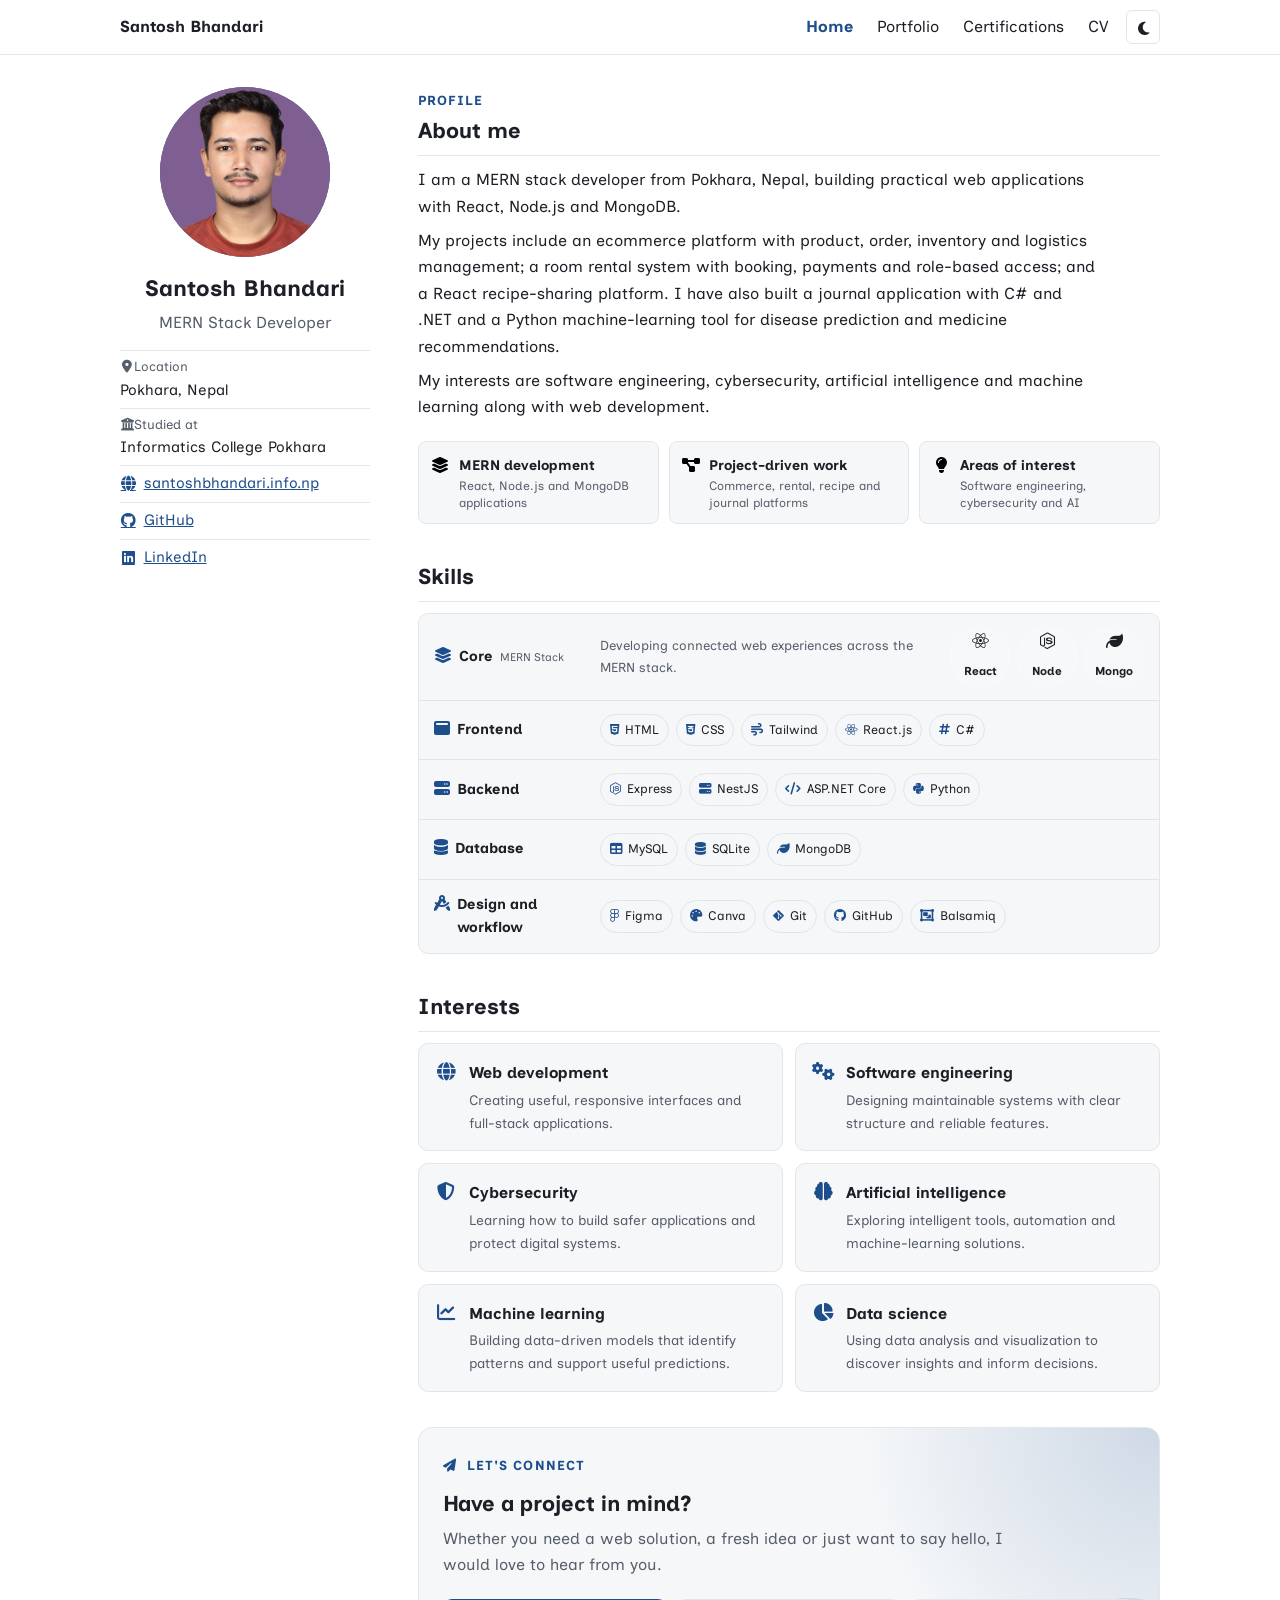
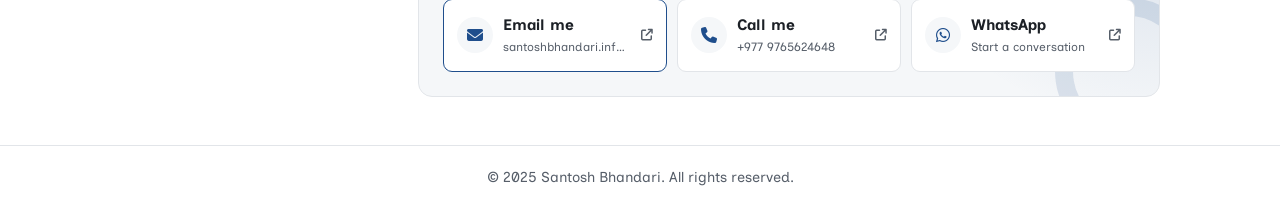
<file: index.html>
<!doctype html>
<html lang="en">
  <head>
    <meta charset="utf-8" />
    <meta name="viewport" content="width=device-width,initial-scale=1" />
    <title>Welcome - Santosh Bhandari</title>
    <meta
      name="description"
      content="Computer Science student and freelance web developer from Pokhara, Nepal, working with React, Node.js and Python."
    />
    <meta property="og:type" content="website" />
    <meta property="og:title" content="Santosh Bhandari" />
    <meta
      property="og:description"
      content="Computer Science student and freelance web developer from Pokhara, Nepal, working with React, Node.js and Python."
    />
    <meta property="og:url" content="https://santoshbhandari.info.np/" />
    <link rel="preconnect" href="https://fonts.googleapis.com" />
    <link rel="preconnect" href="https://fonts.gstatic.com" crossorigin />
    <link
      href="https://fonts.googleapis.com/css2?family=Inclusive+Sans:ital,wght@0,400;0,700;1,400&display=swap"
      rel="stylesheet"
    />
    <link
      rel="stylesheet"
      href="https://cdnjs.cloudflare.com/ajax/libs/font-awesome/6.5.2/css/all.min.css"
    />
    <link rel="stylesheet" href="css/style.css" />
    <script src="js/main.js"></script>
  </head>
  <body>
    <div class="wrap">
      <aside id="side" aria-label="Profile"></aside>
      <main id="main">
        <section class="about-panel" aria-labelledby="about">
          <span class="section-kicker">Profile</span>
          <h2 id="about">About me</h2>
          <p class="lead">
            I am a MERN stack developer from Pokhara, Nepal, building practical
            web applications with React, Node.js and MongoDB.
          </p>
          <p>
            My projects include an ecommerce platform with product, order,
            inventory and logistics management; a room rental system with
            booking, payments and role-based access; and a React recipe-sharing
            platform. I have also built a journal application with C# and .NET
            and a Python machine-learning tool for disease prediction and
            medicine recommendations.
          </p>
          <p>
            My interests are software engineering, cybersecurity, artificial
            intelligence and machine learning along with web development.
          </p>
          <ul class="about-highlights" aria-label="Professional highlights">
            <li>
              <i class="fa-solid fa-layer-group" aria-hidden="true"></i>
              <span
                ><strong>MERN development</strong
                ><small>React, Node.js and MongoDB applications</small></span
              >
            </li>
            <li>
              <i class="fa-solid fa-diagram-project" aria-hidden="true"></i>
              <span
                ><strong>Project-driven work</strong
                ><small
                  >Commerce, rental, recipe and journal platforms</small
                ></span
              >
            </li>
            <li>
              <i class="fa-solid fa-lightbulb" aria-hidden="true"></i>
              <span
                ><strong>Areas of interest</strong
                ><small>Software engineering, cybersecurity and AI</small></span
              >
            </li>
          </ul>
        </section>

        <section aria-labelledby="sk">
          <h2 id="sk">Skills</h2>
          <div class="skills-overview">
            <div class="skill-roadmap">
              <div class="skill-track skill-track-feature">
                <div class="skill-track-label">
                  <i class="fa-solid fa-layer-group" aria-hidden="true"></i>
                  <strong>Core </strong>
                  <small>MERN Stack</small>
                </div>
                <div class="skill-feature-copy">
                  <p>
                    Developing connected web experiences across the MERN stack.
                  </p>
                  <div class="skill-stack" aria-label="MERN stack">
                    <span
                      ><i class="fa-brands fa-react" aria-hidden="true"></i
                      >React</span
                    >
                    <span
                      ><i class="fa-brands fa-node-js" aria-hidden="true"></i
                      >Node</span
                    >
                    <span
                      ><i class="fa-solid fa-leaf" aria-hidden="true"></i
                      >Mongo</span
                    >
                  </div>
                </div>
              </div>
              <div class="skill-track">
                <div class="skill-track-label">
                  <i class="fa-solid fa-window-maximize" aria-hidden="true"></i>
                  <strong>Frontend</strong>
                </div>
                <div class="skill-items">
                  <span
                    ><i class="fa-brands fa-html5" aria-hidden="true"></i
                    >HTML</span
                  >
                  <span
                    ><i class="fa-brands fa-css3-alt" aria-hidden="true"></i
                    >CSS</span
                  >
                  <span
                    ><i class="fa-solid fa-wind" aria-hidden="true"></i
                    >Tailwind</span
                  >
                  <span
                    ><i class="fa-brands fa-react" aria-hidden="true"></i
                    >React.js</span
                  >
                  <span
                    ><i class="fa-solid fa-hashtag" aria-hidden="true"></i>C#</span
                  >
                </div>
              </div>
              <div class="skill-track">
                <div class="skill-track-label">
                  <i class="fa-solid fa-server" aria-hidden="true"></i>
                  <strong>Backend</strong>
                </div>
                <div class="skill-items">
                  <span
                    ><i class="fa-brands fa-node-js" aria-hidden="true"></i
                    >Express</span
                  >
                  <span
                    ><i class="fa-solid fa-server" aria-hidden="true"></i
                    >NestJS</span
                  >
                  <span
                    ><i class="fa-solid fa-code" aria-hidden="true"></i
                    >ASP.NET Core</span
                  >
                  <span
                    ><i class="fa-brands fa-python" aria-hidden="true"></i
                    >Python</span
                  >
                </div>
              </div>
              <div class="skill-track">
                <div class="skill-track-label">
                  <i class="fa-solid fa-database" aria-hidden="true"></i>
                  <strong>Database</strong>
                </div>
                <div class="skill-items">
                  <span
                    ><i class="fa-solid fa-table" aria-hidden="true"></i
                    >MySQL</span
                  >
                  <span
                    ><i class="fa-solid fa-database" aria-hidden="true"></i
                    >SQLite</span
                  >
                  <span
                    ><i class="fa-solid fa-leaf" aria-hidden="true"></i
                    >MongoDB</span
                  >
                </div>
              </div>
              <div class="skill-track">
                <div class="skill-track-label">
                  <i
                    class="fa-solid fa-compass-drafting"
                    aria-hidden="true"
                  ></i>
                  <strong>Design and workflow</strong>
                </div>
                <div class="skill-items">
                  <span
                    ><i class="fa-brands fa-figma" aria-hidden="true"></i
                    >Figma</span
                  >
                  <span
                    ><i class="fa-solid fa-palette" aria-hidden="true"></i
                    >Canva</span
                  >
                  <span
                    ><i class="fa-brands fa-git-alt" aria-hidden="true"></i
                    >Git</span
                  >
                  <span
                    ><i class="fa-brands fa-github" aria-hidden="true"></i
                    >GitHub</span
                  >
                  <span
                    ><i class="fa-solid fa-object-group" aria-hidden="true"></i
                    >Balsamiq</span
                  >
                </div>
              </div>
            </div>
          </div>
        </section>
        <section aria-labelledby="int">
          <h2 id="int">Interests</h2>
          <div class="interest-grid">
            <article class="interest-card">
              <i class="fa-solid fa-globe" aria-hidden="true"></i>
              <div>
                <h3>Web development</h3>
                <p>
                  Creating useful, responsive interfaces and full-stack
                  applications.
                </p>
              </div>
            </article>
            <article class="interest-card">
              <i class="fa-solid fa-gears" aria-hidden="true"></i>
              <div>
                <h3>Software engineering</h3>
                <p>
                  Designing maintainable systems with clear structure and
                  reliable features.
                </p>
              </div>
            </article>
            <article class="interest-card">
              <i class="fa-solid fa-shield-halved" aria-hidden="true"></i>
              <div>
                <h3>Cybersecurity</h3>
                <p>
                  Learning how to build safer applications and protect digital
                  systems.
                </p>
              </div>
            </article>
            <article class="interest-card">
              <i class="fa-solid fa-brain" aria-hidden="true"></i>
              <div>
                <h3>Artificial intelligence</h3>
                <p>
                  Exploring intelligent tools, automation and machine-learning
                  solutions.
                </p>
              </div>
            </article>
            <article class="interest-card">
              <i class="fa-solid fa-chart-line" aria-hidden="true"></i>
              <div>
                <h3>Machine learning</h3>
                <p>
                  Building data-driven models that identify patterns and support
                  useful predictions.
                </p>
              </div>
            </article>
            <article class="interest-card">
              <i class="fa-solid fa-chart-pie" aria-hidden="true"></i>
              <div>
                <h3>Data science</h3>
                <p>
                  Using data analysis and visualization to discover insights and
                  inform decisions.
                </p>
              </div>
            </article>
          </div>
        </section>
        <section class="contact-panel" aria-labelledby="contact">
          <div class="contact-heading">
            <span class="contact-kicker"
              ><i class="fa-solid fa-paper-plane" aria-hidden="true"></i> Let's
              connect</span
            >
            <h2 id="contact">Have a project in mind?</h2>
            <p>
              Whether you need a web solution, a fresh idea or just want to say
              hello, I would love to hear from you.
            </p>
          </div>
          <div class="contact-options">
            <a
              class="contact-option contact-option-primary"
              href="mailto:santoshbhandari.info@gmail.com"
            >
              <span class="contact-icon"
                ><i class="fa-solid fa-envelope" aria-hidden="true"></i
              ></span>
              <span class="contact-copy"
                ><strong>Email me</strong
                ><small>santoshbhandari.info@gmail.com</small></span
              >
              <i
                class="fa-solid fa-arrow-up-right-from-square contact-arrow"
                aria-hidden="true"
              ></i>
            </a>
            <a class="contact-option" href="tel:+9779765624648">
              <span class="contact-icon"
                ><i class="fa-solid fa-phone" aria-hidden="true"></i
              ></span>
              <span class="contact-copy"
                ><strong>Call me</strong><small>+977 9765624648</small></span
              >
              <i
                class="fa-solid fa-arrow-up-right-from-square contact-arrow"
                aria-hidden="true"
              ></i>
            </a>
            <a
              class="contact-option"
              href="https://wa.me/9779816140854"
              rel="noopener"
            >
              <span class="contact-icon"
                ><i class="fa-brands fa-whatsapp" aria-hidden="true"></i
              ></span>
              <span class="contact-copy"
                ><strong>WhatsApp</strong
                ><small>Start a conversation</small></span
              >
              <i
                class="fa-solid fa-arrow-up-right-from-square contact-arrow"
                aria-hidden="true"
              ></i>
            </a>
          </div>
        </section>
      </main>
    </div>
    <footer id="footer"></footer>
  </body>
</html>
</file>
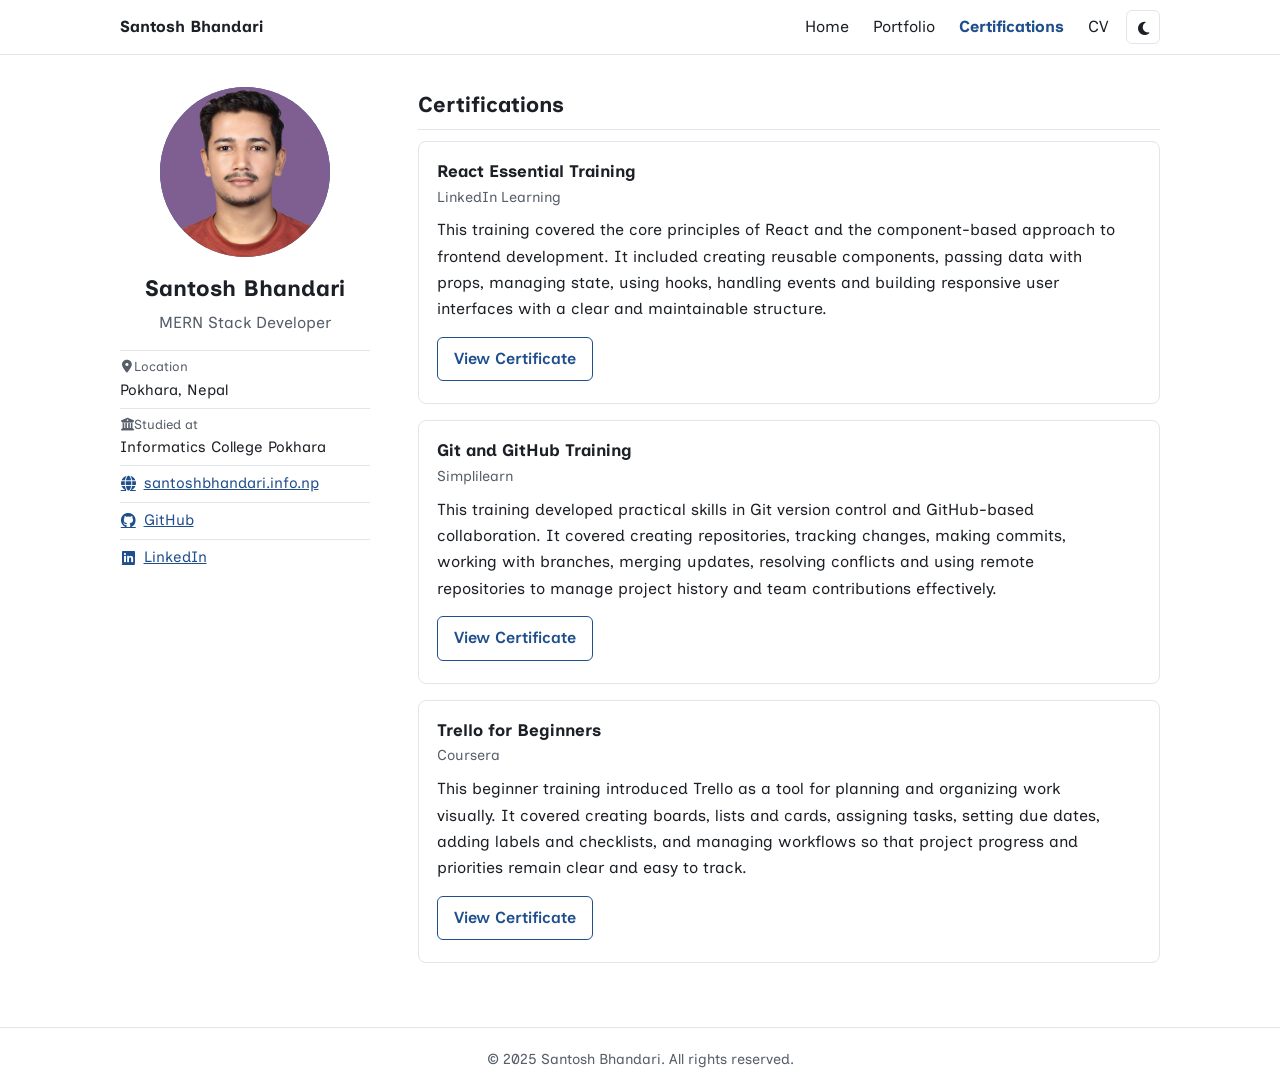
<file: certifications.html>
<!doctype html>
<html lang="en">
  <head>
    <meta charset="utf-8" />
    <meta name="viewport" content="width=device-width,initial-scale=1" />
    <title>Certifications | Santosh Bhandari</title>
    <meta
      name="description"
      content="Certifications earned by Santosh Bhandari in React, Git and GitHub, and Trello."
    />
    <meta property="og:type" content="website" />
    <meta property="og:title" content="Certifications | Santosh Bhandari" />
    <meta
      property="og:description"
      content="Certifications earned by Santosh Bhandari in React, Git and GitHub, and Trello."
    />
    <meta
      property="og:url"
      content="https://santoshbhandari.info.np/certifications.html"
    />
    <link rel="preconnect" href="https://fonts.googleapis.com" />
    <link rel="preconnect" href="https://fonts.gstatic.com" crossorigin />
    <link
      href="https://fonts.googleapis.com/css2?family=Inclusive+Sans:ital,wght@0,400;0,700;1,400&display=swap"
      rel="stylesheet"
    />
    <link
      rel="stylesheet"
      href="https://cdnjs.cloudflare.com/ajax/libs/font-awesome/6.5.2/css/all.min.css"
    />
    <link rel="stylesheet" href="css/style.css" />
    <script src="js/main.js"></script>
  </head>
  <body>
    <div class="wrap">
      <aside id="side" aria-label="Profile"></aside>
      <main id="main">
        <h2>Certifications</h2>
        <article class="card">
          <h3>React Essential Training</h3>
          <p class="meta">LinkedIn Learning</p>
          <p>
            This training covered the core principles of React and the
            component-based approach to frontend development. It included
            creating reusable components, passing data with props, managing
            state, using hooks, handling events and building responsive user
            interfaces with a clear and maintainable structure.
          </p>
          <button type="button" class="btn cert-toggle" aria-expanded="false">
            View Certificate
          </button>
          <figure class="shot" hidden>
            <img
              src="assets/certs/react.jpg"
              alt="React Essential Training certificate from LinkedIn Learning"
              onerror="this.closest('figure').remove()"
            />
          </figure>
        </article>
        <article class="card">
          <h3>Git and GitHub Training</h3>
          <p class="meta">Simplilearn</p>
          <p>
            This training developed practical skills in Git version control and
            GitHub-based collaboration. It covered creating repositories,
            tracking changes, making commits, working with branches, merging
            updates, resolving conflicts and using remote repositories to
            manage project history and team contributions effectively.
          </p>
          <button type="button" class="btn cert-toggle" aria-expanded="false">
            View Certificate
          </button>
          <figure class="shot" hidden>
            <img
              src="assets/certs/git.jpg"
              alt="Git and GitHub Training certificate from Simplilearn"
              onerror="this.closest('figure').remove()"
            />
          </figure>
        </article>
        <article class="card">
          <h3>Trello for Beginners</h3>
          <p class="meta">Coursera</p>
          <p>
            This beginner training introduced Trello as a tool for planning
            and organizing work visually. It covered creating boards, lists
            and cards, assigning tasks, setting due dates, adding labels and
            checklists, and managing workflows so that project progress and
            priorities remain clear and easy to track.
          </p>
          <button type="button" class="btn cert-toggle" aria-expanded="false">
            View Certificate
          </button>
          <figure class="shot" hidden>
            <img
              src="assets/certs/trello.jpg"
              alt="Trello for Beginners certificate from Coursera"
              onerror="this.closest('figure').remove()"
            />
          </figure>
        </article>
      </main>
    </div>
    <footer id="footer"></footer>
  </body>
</html>
</file>
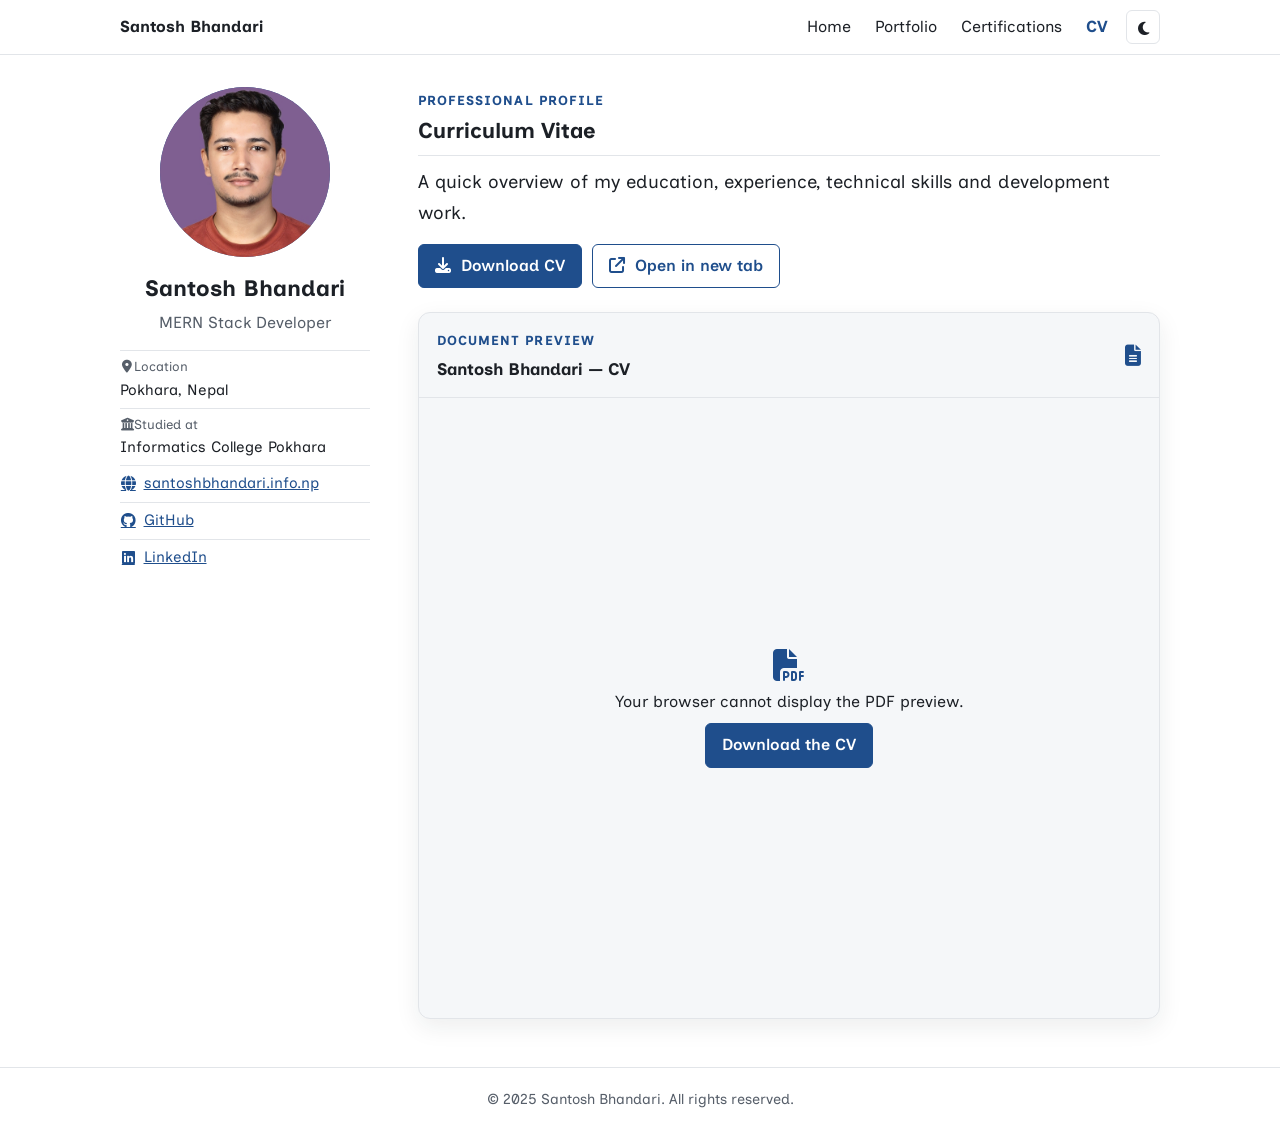
<file: cv.html>
<!doctype html>
<html lang="en">
  <head>
    <meta charset="utf-8" />
    <meta name="viewport" content="width=device-width,initial-scale=1" />
    <title>CV | Santosh Bhandari</title>
    <meta
      name="description"
      content="Curriculum vitae of Santosh Bhandari. View it online or download the PDF."
    />
    <meta property="og:type" content="website" />
    <meta property="og:title" content="CV | Santosh Bhandari" />
    <meta
      property="og:description"
      content="Curriculum vitae of Santosh Bhandari. View it online or download the PDF."
    />
    <meta property="og:url" content="https://santoshbhandari.info.np/cv.html" />
    <link rel="preconnect" href="https://fonts.googleapis.com" />
    <link rel="preconnect" href="https://fonts.gstatic.com" crossorigin />
    <link
      href="https://fonts.googleapis.com/css2?family=Inclusive+Sans:ital,wght@0,400;0,700;1,400&display=swap"
      rel="stylesheet"
    />
    <link
      rel="stylesheet"
      href="https://cdnjs.cloudflare.com/ajax/libs/font-awesome/6.5.2/css/all.min.css"
    />
    <link rel="stylesheet" href="css/style.css" />
    <script src="js/main.js"></script>
  </head>
  <body>
    <div class="wrap">
      <aside id="side" aria-label="Profile"></aside>
      <main id="main">
        <section class="cv-intro" aria-labelledby="cv-title">
          <span class="section-kicker">Professional profile</span>
          <h2 id="cv-title">Curriculum Vitae</h2>
          <p class="lead">
            A quick overview of my education, experience, technical skills and
            development work.
          </p>
          <div class="btns">
            <a class="btn p" href="assets/Santosh Bhandari CV.pdf" download
              ><i class="fa-solid fa-download" aria-hidden="true"></i> Download CV</a
            >
            <a class="btn" href="assets/Santosh Bhandari CV.pdf" target="_blank" rel="noopener"
              ><i class="fa-solid fa-arrow-up-right-from-square" aria-hidden="true"></i>
              Open in new tab</a
            >
          </div>
        </section>
        <section class="cv-viewer" aria-labelledby="preview-title">
          <div class="cv-viewer-header">
            <div>
              <span class="section-kicker">Document preview</span>
              <h3 id="preview-title">Santosh Bhandari — CV</h3>
            </div>
            <i class="fa-solid fa-file-lines cv-viewer-icon" aria-hidden="true"></i>
          </div>
          <object
            class="cv-frame"
            data="assets/Santosh Bhandari CV.pdf"
            type="application/pdf"
            aria-label="Santosh Bhandari CV preview"
          >
            <div class="cv-fallback">
              <i class="fa-solid fa-file-pdf" aria-hidden="true"></i>
              <p>Your browser cannot display the PDF preview.</p>
              <a class="btn p" href="assets/Santosh Bhandari CV.pdf" download
                >Download the CV</a
              >
            </div>
          </object>
        </section>
      </main>
    </div>
    <footer id="footer"></footer>
  </body>
</html>
</file>
<file: css/style.css>
:root {
  --bg: #fff;
  --fg: #1c2026;
  --mut: #565e69;
  --line: #e2e5e9;
  --acc: #1f4e8c;
  --on: #fff;
  --soft: #f5f7f9;
}
[data-theme="dark"] {
  --bg: #30363d;
  --fg: #f0f2f4;
  --mut: #c0c7cf;
  --line: #515b66;
  --acc: #86b0e6;
  --on: #252a30;
  --soft: #3b434c;
}
* {
  box-sizing: border-box;
}
html {
  scroll-behavior: smooth;
  scroll-padding-top: 70px;
}
body {
  margin: 0;
  background: var(--bg);
  color: var(--fg);
  font:
    16px/1.65 "Inclusive Sans",
    system-ui,
    sans-serif;
}
a {
  color: var(--acc);
}
:focus-visible {
  outline: 3px solid var(--acc);
  outline-offset: 2px;
}
.skip {
  position: absolute;
  left: -999px;
}
.skip:focus {
  left: 8px;
  top: 8px;
  background: var(--bg);
  padding: 6px 10px;
  z-index: 9;
}
.topbar {
  position: sticky;
  top: 0;
  z-index: 5;
  background: var(--bg);
  border-bottom: 1px solid var(--line);
}
.topbar .in {
  max-width: 1080px;
  margin: auto;
  padding: 0 20px;
  display: flex;
  align-items: center;
  gap: 8px;
  min-height: 54px;
  flex-wrap: wrap;
}
.brand {
  font-weight: 700;
  color: var(--fg);
  text-decoration: none;
  margin-right: auto;
}
.topbar nav {
  display: flex;
  gap: 4px;
  flex-wrap: wrap;
}
.topbar nav a {
  padding: 6px 10px;
  color: var(--fg);
  text-decoration: none;
  border-radius: 6px;
}
.topbar nav a:hover {
  background: var(--soft);
}
.topbar nav a[aria-current="page"] {
  color: var(--acc);
  font-weight: 700;
}
#theme {
  background: none;
  border: 1px solid var(--line);
  color: var(--fg);
  border-radius: 6px;
  width: 34px;
  height: 34px;
  padding: 5px;
  font: inherit;
  cursor: pointer;
}
#theme i {
  font-size: 0.95rem;
}
.wrap {
  max-width: 1080px;
  margin: auto;
  padding: 32px 20px 24px;
  display: grid;
  grid-template-columns: 250px minmax(0, 1fr);
  gap: 48px;
  align-items: start;
}
#side {
  position: sticky;
  top: 78px;
  text-align: center;
}
.avatar {
  position: relative;
  width: 170px;
  height: 170px;
  margin: 0 auto 14px;
  border-radius: 50%;
  background: var(--acc);
  color: var(--on);
  display: grid;
  place-items: center;
  font-size: 52px;
  font-weight: 700;
  overflow: hidden;
}
.avatar img {
  position: absolute;
  inset: 0;
  width: 100%;
  height: 100%;
  object-fit: cover;
}
#side h1 {
  font-size: 1.4rem;
  margin: 0;
}
#side .role {
  color: var(--mut);
  margin: 2px 0 14px;
}
#side ul {
  list-style: none;
  padding: 0;
  margin: 0;
  text-align: left;
  font-size: 0.94rem;
}
#side li {
  padding: 5px 0;
  border-top: 1px solid var(--line);
}
#side li a {
  display: inline-flex;
  align-items: center;
  gap: 7px;
}
.profile-icon {
  width: 1.1em;
  flex: none;
  text-align: center;
}
#side .k {
  display: block;
  color: var(--mut);
  font-size: 0.82rem;
}
main h2 {
  font-size: 1.35rem;
  margin: 2.2rem 0 0.7rem;
  padding-bottom: 6px;
  border-bottom: 1px solid var(--line);
}
main > h2:first-child,
main > section:first-child h2 {
  margin-top: 0;
}
main h3 {
  font-size: 1.05rem;
  margin: 0;
}
main p {
  max-width: 68ch;
  margin: 0.5rem 0;
}
.lead {
  font-size: 1.15rem;
}
.about-panel {
  position: relative;
}
.about-panel p {
  font-size: 1rem;
}
.section-kicker {
  color: var(--acc);
  font-size: 0.82rem;
  font-weight: 700;
  letter-spacing: 0.08em;
  text-transform: uppercase;
}
.about-panel h2 {
  margin-top: 6px;
}
.about-highlights {
  display: grid;
  grid-template-columns: repeat(3, 1fr);
  gap: 10px;
  list-style: none;
  padding: 0;
  margin: 20px 0 8px;
}
.about-highlights li {
  display: flex;
  align-items: flex-start;
  gap: 10px;
  min-width: 0;
  padding: 12px;
  border: 1px solid var(--line);
  border-radius: 8px;
  background: var(--soft);
}
.about-highlights > li > i {
  flex: none;
  width: 1.1em;
  padding-top: 3px;
  color: #000;
  text-align: center;
}
.about-highlights span {
  display: flex;
  min-width: 0;
  flex-direction: column;
}
.about-highlights strong {
  font-size: 0.87rem;
}
.about-highlights small {
  color: var(--mut);
  font-size: 0.76rem;
  line-height: 1.4;
}
.btns {
  display: flex;
  flex-wrap: wrap;
  gap: 10px;
  margin: 16px 0;
}
.btn {
  display: inline-block;
  padding: 8px 16px;
  border: 1px solid var(--acc);
  border-radius: 6px;
  color: var(--acc);
  text-decoration: none;
  font-weight: 600;
}
.btn:hover {
  background: var(--soft);
}
.btn.p {
  background: var(--acc);
  color: var(--on);
}
.btn.p:hover {
  opacity: 0.9;
}
button.btn {
  font: inherit;
  font-weight: 600;
  background: none;
  cursor: pointer;
  margin: 6px 0;
}
.btn[hidden] {
  display: none;
}
.tl {
  list-style: none;
  padding: 0;
  margin: 0;
}
.tl > li {
  border-left: 2px solid var(--line);
  padding: 0 0 18px 18px;
  position: relative;
}
.tl > li:before {
  content: "";
  position: absolute;
  left: -6px;
  top: 7px;
  width: 10px;
  height: 10px;
  border-radius: 50%;
  background: var(--acc);
}
.tl .when,
.meta {
  color: var(--mut);
  font-size: 0.9rem;
  margin: 0;
}
.tl ul,
.feat {
  margin: 0.4rem 0 0;
  padding-left: 1.2rem;
}
.tags {
  display: flex;
  flex-wrap: wrap;
  gap: 6px;
  list-style: none;
  padding: 0;
  margin: 8px 0;
}
.tags li {
  background: var(--soft);
  border: 1px solid var(--line);
  border-radius: 4px;
  padding: 1px 9px;
  font-size: 0.87rem;
}
.skills-overview {
  display: grid;
  gap: 14px;
}
.skill-label {
  font-size: 0.75rem;
  font-weight: 700;
  letter-spacing: 0.1em;
  text-transform: uppercase;
  opacity: 0.8;
}
.skill-stack {
  display: flex;
  flex: none;
  gap: 7px;
}
.skill-stack span {
  display: grid;
  width: 60px;
  height: 60px;
  place-items: center;
  gap: 2px;
  border: 1px solid rgb(255 255 255 / 35%);
  border-radius: 50%;
  background: rgb(255 255 255 / 12%);
  font-size: 0.72rem;
  font-weight: 700;
}
.skill-stack i {
  font-size: 1.05rem;
}
.skill-roadmap {
  display: grid;
  gap: 0;
  border: 1px solid var(--line);
  border-radius: 10px;
  overflow: hidden;
  background: var(--soft);
}
.skill-track-feature {
  grid-template-columns: 150px 1fr;
  align-items: center;
  padding-top: 17px;
  padding-bottom: 17px;
  background: var(--soft);
}
.skill-feature-copy {
  display: flex;
  align-items: center;
  gap: 18px;
}
.skill-feature-copy h3 {
  margin: 0 0 2px;
  font-size: 1.05rem;
}
.skill-feature-copy p {
  margin: 0;
  color: var(--mut);
  font-size: 0.82rem;
}
.skill-feature-copy .skill-stack {
  margin-left: auto;
}
.skill-track {
  display: grid;
  grid-template-columns: 150px 1fr;
  align-items: center;
  gap: 16px;
  padding: 13px 15px;
  border-bottom: 1px solid var(--line);
}
.skill-track:last-child {
  border-bottom: 0;
}
.skill-track-label {
  display: flex;
  align-items: baseline;
  gap: 7px;
  color: var(--acc);
}
.skill-track-label strong {
  color: var(--fg);
  font-size: 0.9rem;
}
.skill-track-label small {
  color: var(--mut);
  font-size: 0.7rem;
}
.skill-items {
  display: flex;
  flex-wrap: wrap;
  gap: 7px;
}
.skill-items span {
  display: inline-flex;
  align-items: center;
  gap: 6px;
  padding: 5px 9px;
  border: 1px solid var(--line);
  border-radius: 999px;
  background: var(--soft);
  font-size: 0.78rem;
}
.skill-items span > i {
  color: var(--acc);
}
.skill-items b {
  color: var(--mut);
  font-size: 0.68rem;
  font-weight: 400;
}
.interest-grid {
  display: grid;
  grid-template-columns: repeat(2, 1fr);
  gap: 12px;
}
.interest-card {
  display: flex;
  align-items: flex-start;
  gap: 12px;
  padding: 16px;
  border: 1px solid var(--line);
  border-radius: 10px;
  background: var(--soft);
}
.interest-card > i {
  flex: none;
  width: 1.2em;
  padding-top: 3px;
  color: var(--acc);
  font-size: 1.15rem;
  text-align: center;
}
.interest-card h3 {
  margin: 0;
  font-size: 0.98rem;
}
.interest-card p {
  margin: 3px 0 0;
  color: var(--mut);
  font-size: 0.86rem;
}
.contact-panel {
  position: relative;
  overflow: hidden;
  margin-top: 2.2rem;
  padding: 24px;
  border: 1px solid var(--line);
  border-radius: 14px;
  background:
    radial-gradient(circle at 100% 0, color-mix(in srgb, var(--acc) 18%, transparent), transparent 38%),
    var(--soft);
}
.contact-panel::after {
  content: "";
  position: absolute;
  width: 110px;
  height: 110px;
  right: -42px;
  bottom: -48px;
  border: 18px solid color-mix(in srgb, var(--acc) 13%, transparent);
  border-radius: 50%;
}
.contact-heading {
  position: relative;
  z-index: 1;
  max-width: 570px;
}
.contact-heading h2 {
  border: 0;
  margin: 8px 0 4px;
  padding: 0;
}
.contact-heading p {
  color: var(--mut);
  margin: 0;
}
.contact-kicker {
  color: var(--acc);
  font-size: 0.82rem;
  font-weight: 700;
  letter-spacing: 0.08em;
  text-transform: uppercase;
}
.contact-kicker i {
  margin-right: 5px;
}
.contact-options {
  position: relative;
  z-index: 1;
  display: grid;
  grid-template-columns: repeat(3, 1fr);
  gap: 10px;
  margin-top: 20px;
}
.contact-option {
  display: flex;
  align-items: center;
  min-width: 0;
  gap: 10px;
  padding: 13px;
  border: 1px solid var(--line);
  border-radius: 9px;
  background: var(--bg);
  color: var(--fg);
  text-decoration: none;
  transition:
    transform 160ms ease,
    border-color 160ms ease,
    box-shadow 160ms ease;
}
.contact-option:hover {
  border-color: var(--acc);
  box-shadow: 0 5px 16px color-mix(in srgb, var(--fg) 10%, transparent);
  transform: translateY(-3px);
}
.contact-option-primary {
  border-color: var(--acc);
}
.contact-icon {
  display: grid;
  flex: none;
  width: 36px;
  height: 36px;
  place-items: center;
  border-radius: 50%;
  background: var(--soft);
  color: var(--acc);
}
.contact-copy {
  display: flex;
  min-width: 0;
  flex: 1;
  flex-direction: column;
}
.contact-copy strong {
  font-size: 0.95rem;
}
.contact-copy small {
  overflow: hidden;
  color: var(--mut);
  font-size: 0.75rem;
  text-overflow: ellipsis;
  white-space: nowrap;
}
.contact-arrow {
  flex: none;
  color: var(--mut);
  font-size: 0.75rem;
}
.cols {
  display: grid;
  grid-template-columns: 1fr 1fr;
  gap: 0 32px;
}
.card {
  border: 1px solid var(--line);
  border-radius: 8px;
  padding: 16px 18px;
  margin: 0 0 16px;
}
.project-features {
  margin-top: 12px;
}
.shot {
  margin: 10px 0 0;
}
.shot img {
  max-width: 100%;
  border: 1px solid var(--line);
  border-radius: 6px;
}
.cv-frame {
  width: 100%;
  height: min(78vh, 920px);
  min-height: 620px;
  border: 0;
  background: var(--bg);
}
.cv-intro {
  margin-bottom: 24px;
}
.cv-intro h2 {
  margin-top: 6px;
}
.cv-intro .lead {
  margin-top: 0.25rem;
}
.cv-meta {
  display: flex;
  flex-wrap: wrap;
  gap: 8px 18px;
  margin: 18px 0 4px;
  color: var(--mut);
  font-size: 0.86rem;
}
.cv-meta span {
  display: inline-flex;
  align-items: center;
  gap: 6px;
}
.cv-meta i {
  color: var(--acc);
}
.cv-intro .btns {
  margin-bottom: 0;
}
.cv-intro .btn i {
  margin-right: 5px;
}
.cv-viewer {
  overflow: hidden;
  border: 1px solid var(--line);
  border-radius: 12px;
  background: var(--soft);
  box-shadow: 0 8px 24px color-mix(in srgb, var(--fg) 8%, transparent);
}
.cv-viewer-header {
  display: flex;
  align-items: center;
  gap: 12px;
  padding: 14px 18px;
  border-bottom: 1px solid var(--line);
}
.cv-viewer-header h3 {
  margin: 2px 0 0;
}
.cv-viewer-icon {
  margin-left: auto;
  color: var(--acc);
  font-size: 1.3rem;
}
.cv-fallback {
  display: grid;
  min-height: 620px;
  place-items: center;
  align-content: center;
  gap: 8px;
  padding: 24px;
  text-align: center;
}
.cv-fallback > i {
  color: var(--acc);
  font-size: 2rem;
}
.cv-fallback p {
  margin: 0;
}
.gal {
  width: 80vw;
  height: 80vh;
  max-width: none;
  max-height: none;
  padding: 0;
  border: 1px solid var(--line);
  border-radius: 8px;
  background: var(--bg);
  color: var(--fg);
  overflow: hidden;
}
.gal[open] {
  display: flex;
  flex-direction: column;
}
.gal::backdrop {
  background: rgba(0, 0, 0, 0.65);
}
.gal-h {
  display: flex;
  align-items: center;
  gap: 12px;
  padding: 10px 14px;
  border-bottom: 1px solid var(--line);
}
.gal-h strong {
  margin-right: auto;
}
.gal-x {
  font-size: 1.7rem;
  line-height: 1;
  background: none;
  border: 0;
  color: var(--fg);
  cursor: pointer;
  padding: 0 6px;
}
.gal-b {
  flex: 1;
  min-height: 0;
  display: flex;
  align-items: center;
  gap: 8px;
  padding: 10px;
}
.gal-b img {
  flex: 1;
  min-width: 0;
  height: 100%;
  object-fit: contain;
}
.gal-n {
  flex: none;
  width: 40px;
  height: 40px;
  border-radius: 50%;
  border: 1px solid var(--line);
  background: var(--soft);
  color: var(--fg);
  font-size: 1.5rem;
  line-height: 1;
  cursor: pointer;
}
footer {
  border-top: 1px solid var(--line);
  margin-top: 24px;
  color: var(--mut);
  font-size: 0.9rem;
}
footer .in {
  max-width: 1080px;
  margin: auto;
  padding: 20px;
  display: flex;
  flex-wrap: wrap;
  gap: 8px 24px;
  justify-content: center;
  text-align: center;
}
footer nav {
  display: flex;
  gap: 14px;
  flex-wrap: wrap;
}
footer a {
  color: var(--mut);
}
@media (max-width: 860px) {
  .wrap {
    grid-template-columns: 1fr;
    gap: 20px;
    padding-top: 20px;
  }
  #side {
    position: static;
    display: grid;
    grid-template-columns: 96px 1fr;
    gap: 0 16px;
    text-align: left;
    align-items: center;
  }
  .avatar {
    width: 96px;
    height: 96px;
    font-size: 30px;
    margin: 0;
    grid-row: 1/3;
  }
  #side ul {
    grid-column: 1/-1;
    margin-top: 12px;
  }
  #side h1 {
    align-self: end;
  }
  #side .role {
    align-self: start;
    margin-bottom: 0;
  }
  .cols {
    grid-template-columns: 1fr;
  }
  .skill-track {
    grid-template-columns: 1fr;
    gap: 8px;
  }
  .skill-feature-copy {
    display: block;
  }
  .skill-feature-copy .skill-stack {
    margin-top: 12px;
  }
  .interest-grid {
    grid-template-columns: 1fr;
  }
  .about-highlights {
    grid-template-columns: 1fr;
  }
  .contact-options {
    grid-template-columns: 1fr;
  }
}
@media (max-width: 600px) {
  .gal-n {
    width: 32px;
    height: 32px;
  }
}
@media (prefers-reduced-motion: reduce) {
  html {
    scroll-behavior: auto;
  }
}
</file>
